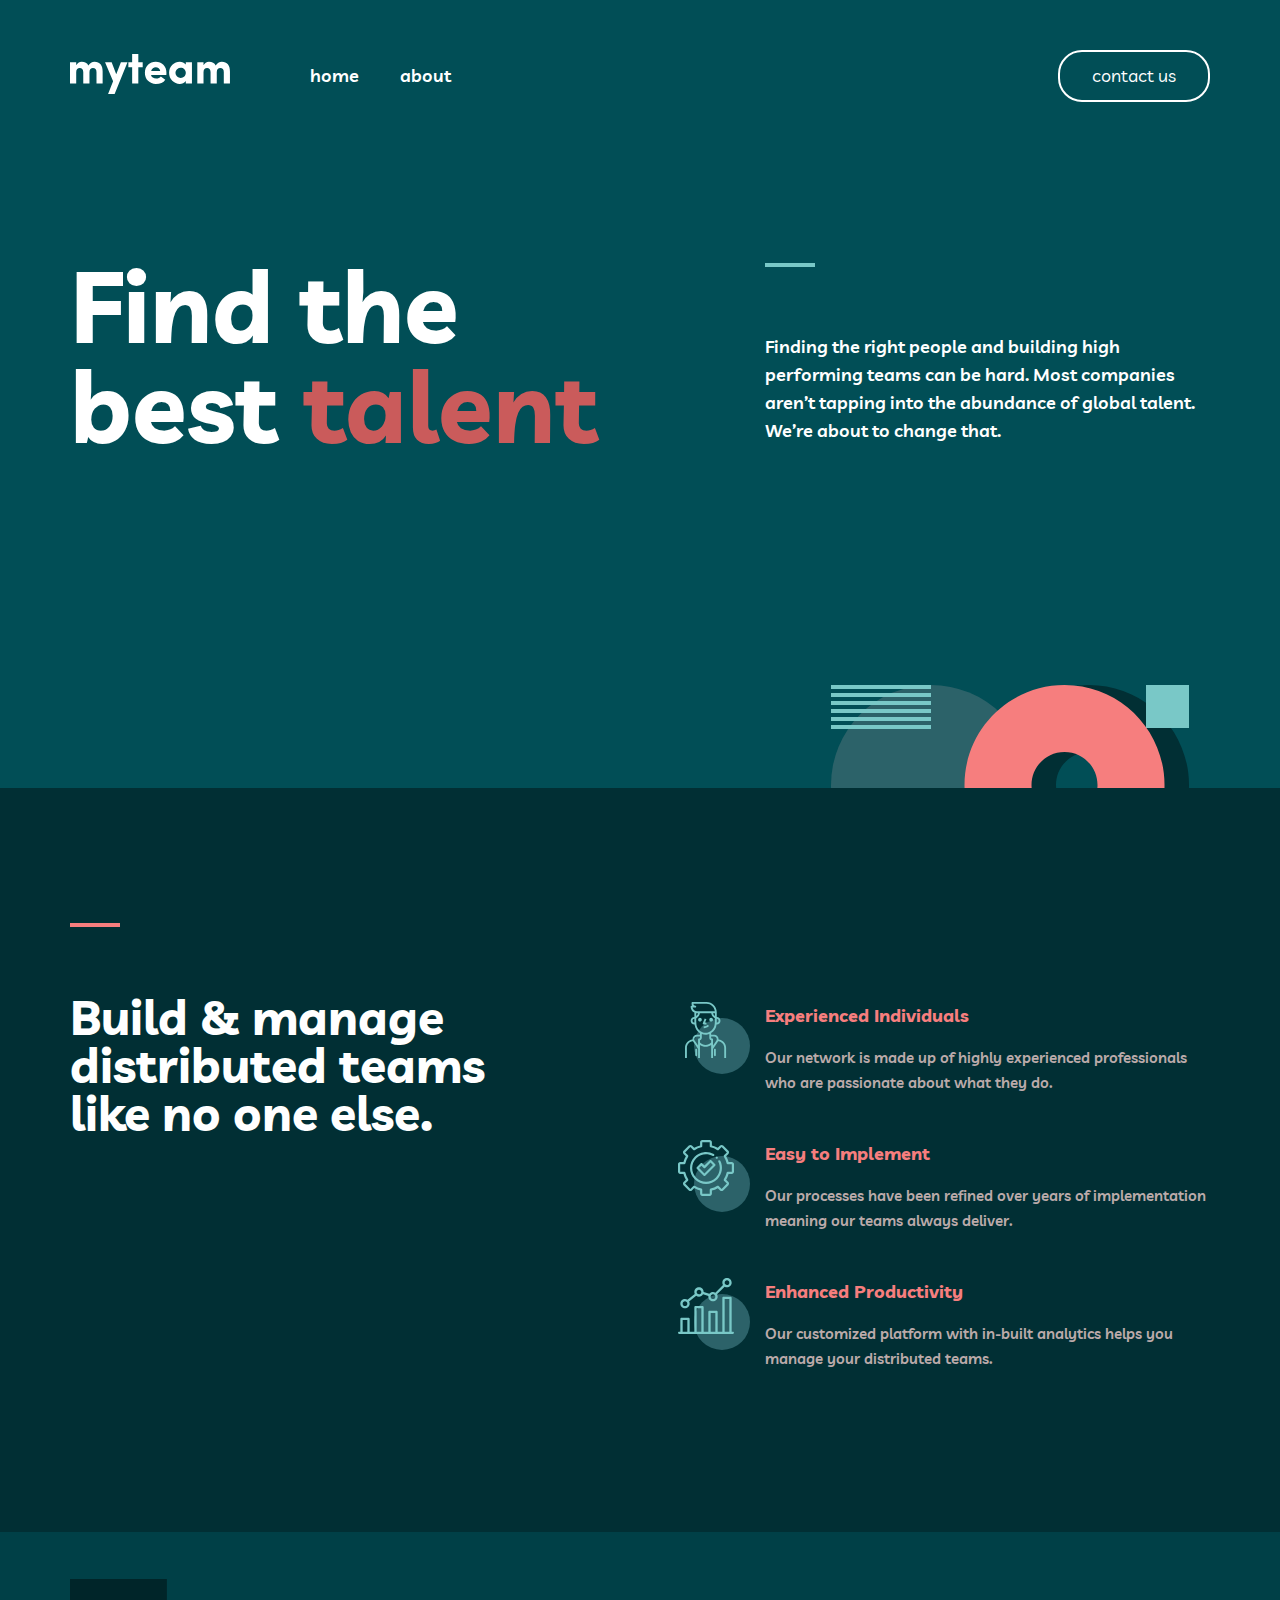
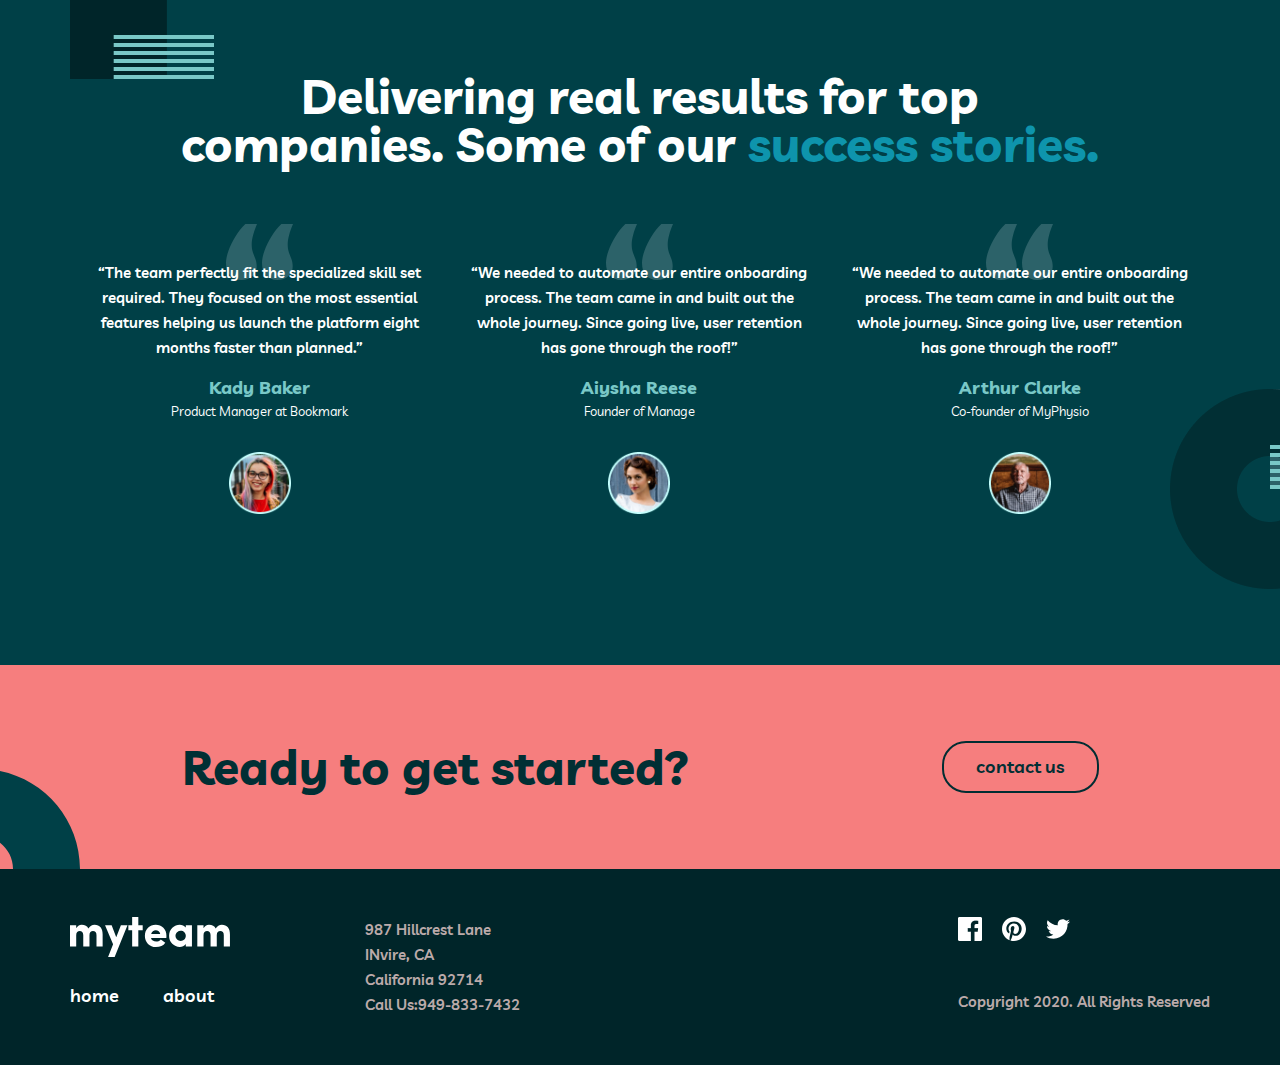
<file: index.html>
<!DOCTYPE html>
<html lang="en">
<head>
  <meta charset="UTF-8">
  <meta http-equiv="X-UA-Compatible" content="IE=edge">
  <meta name="viewport" content="width=device-width, initial-scale=1.0">
  <title>Home</title>
  <link rel="stylesheet" href="./styles/normalize.css">
  <link rel="stylesheet" href="./styles/main.css">
</head>
<body>
  <header>
    <div class="container">
      <div class="header-wrapper">
        <div class="header-wrapper__pdng-div pdng-div">
          <a class="header-wrapper__site-link site-link" href="#">
            <img class="site-link__logo-img logo-img" src="./img/site.logo.img.svg" alt="site-logo-img" width="160" height="40">
          </a>
          <nav>
            <ul class="header-wrapper__header-list header-list">
              <li class="header-list__header-item header-item"><a class="header-item__header-nav header-nav" href="./index.html">home</a></li>
                <li class="header-list__header-item header-item"><a class="header-item__header-nav header-nav" href="./index2.html">about</a></li>
            </ul>
          </nav>
        </div>
        <a class="header-wrapper__header-link header-link" href="./index3.html">contact us</a>
      </div>
    </div>
  </header>
<main>
  <section class="site-hero-sectoin">
    <div class="container-hero">
      <div class="site-hero">
        <h2 class="site-hero__hero-heading hero-heading">Find the best <span class="hero-heading__hero-span hero-span">talent</span></h2>
        <p class="site-hero__hero-text hero-text">Finding the right people and building high performing teams can be hard. Most companies aren’t tapping into the abundance of global talent. We’re about to change that.</p>
      </div>
    </div>
  </section>
                      <!-- BUILDING-SECTION -->
  <section class="section-build">
    <div class="container">
      <div class="busines">
        <h3 class="busines__build-text build-text">Build & manage distributed teams like no one else.</h3>
        <ul class="busines__build-list build-list">
          <li class="build-list__build-item build-item">
            <img class="build-item__build-img build-img" src="./img/bcg1.svg" alt="bcg-1" width="72" height="72">
            <div>
              <span class="build-item__span span">Experienced Individuals</span>
              <p class="build-text5">Our network is made up of highly experienced professionals who are passionate about what they do.</p>
            </div>
          </li>
          <li class="build-list__build-item build-item">
            <img class="build-item__build-img build-img" src="./img/bcg2.svg" alt="bcg-2" width="72" height="72">
            <div>
              <span class="build-item__span span">Easy to Implement</span>
              <p class="build-text5">Our processes have been refined over years of implementation meaning our teams always deliver.</p>
            </div>
          </li>
          <li class="build-list__build-item build-item">
            <img class="build-item__build-img build-img" src="./img/bcg3.svg" alt="bcg-3" width="72" height="72">
            <div>
              <span class="build-item__span span">Enhanced Productivity</span>
              <p class="build-text5">Our customized platform with in-built analytics helps you manage your distributed teams.</p>
            </div>
          </li>
        </ul>
      </div>
    </div>
  </section>

              <!-- DELIVER-SECTION -->
              <section class="deliver-section">
                <div class="container-deliver">
                  <div class="deliver">
                    <h3 class="deliver__stories stories">Delivering real results for top companies. Some of our 
                      <span class="stories__success success">success stories.</span></h3>
                      <ul class="deliver__dell-list dell-list">
                        <li class="dell-list__dell-item dell-item">
                          <p class="dell-item__dell-text dell-text"> “The team perfectly fit the specialized skill set required. They focused on the most essential features helping us launch the platform eight months faster than planned.”</p>
                          <span class="dell-item__dell-spn1 dell-spn1">Kady Baker</span>
                          <span class="dell-item__dell-spn2 dell-spn2">Product Manager at Bookmark</span>
                          <img class="dell-item__dell-img dell-img" src="./img/dellimg1.png" alt="dell-img-1" width="62" height="62">
                        </li>
                        <li class="dell-list__dell-item dell-item">
                          <p class="dell-item__dell-text dell-text">“We needed to automate our entire onboarding process. The team came in and built out the whole journey. Since going live, user retention has gone through the roof!”</p>
                          <span class="dell-item__dell-spn1 dell-spn1">Aiysha Reese</span>
                          <span class="dell-item__dell-spn2 dell-spn2">Founder of Manage</span>
                          <img class="dell-item__dell-img dell-img" src="./img/dellimg2.png" alt="dell-img-2" width="62" height="62">
                        </li>
                        <li class="dell-list__dell-item dell-item">
                          <p class="dell-item__dell-text dell-text">“We needed to automate our entire onboarding process. The team came in and built out the whole journey. Since going live, user retention has gone through the roof!”</p>
                          <span class="dell-item__dell-spn1 dell-spn1">Arthur Clarke</span>
                          <span class="dell-item__dell-spn2 dell-spn2">Co-founder of MyPhysio</span>
                          <img class="dell-item__dell-img dell-img" src="./img/dellimg3.png" alt="dell-img-3" width="62" height="62">
                        </li>
                      </ul>
                    </div>
                </div>
              </section>
                      <!-- READY-SECTION -->
              <section class="ready-section">
                <div class="container">
                  <div class="ready">
                    <h3 class="ready__ready-heading ready-heading">Ready to get started?</h3>
                    <a class="ready__ready-link ready-link" href="./index3.html">contact us</a>
                  </div>
                </div>
              </section>
            </main>

              <!-- FOOTER -->
              <footer>
                <div class="container">
                  <div class="footer-section">
                    <div class="footer-section__one-section one-section">
                      <div class="one-section__team team">
                        <a class="team__ftr-logo-link ftr-logo-link" href="#">
                          <img class="ftr-logo-link__footer-logo footer-logo" src="./img/site.logo.img.svg" alt="footer-logo" width="160" height="40"></a>
                        <a class="team__team-link team-link" href="./index.html">home</a>
                        <a class="team__team-link team-link" href="./index2.html">about</a>
                      </div>
                      <ul class="one-section__team-list team-list">
                        <li class="team-list__team-item team-item">987 Hillcrest Lane</li>
                        <li class="team-list__team-item team-item">INvire, CA</li>
                        <li class="team-list__team-item team-item">California 92714</li>
                        <li class="team-list__team-item team-item">Call Us:949-833-7432</li>
                      </ul>
                    </div>
                    <div class="footer-section__two-section two-section">
                      <a class="two-section__img-link img-link" href="#"><img class="img-link__link-img link-img" src="./img/fesbook.png" alt="facebook" width="24" height="24"></a>
                      <a class="two-section__img-link img-link" href="#"><img class="img-link__link-img link-img" src="./img/pixer.svg" alt="pixar"  width="24" height="24"></a>
                      <a class="two-section__img-link img-link" href="#"><img class="img-link__link-img link-img" src="./img/tvitter.svg" alt="twitter"  width="24" height="24"></a>
                      <span class="two-section__end-span end-span">Copyright 2020. All Rights Reserved</span>

                    </div>
                  </div>
                </div>
              </footer>






</body>
</html>
</file>
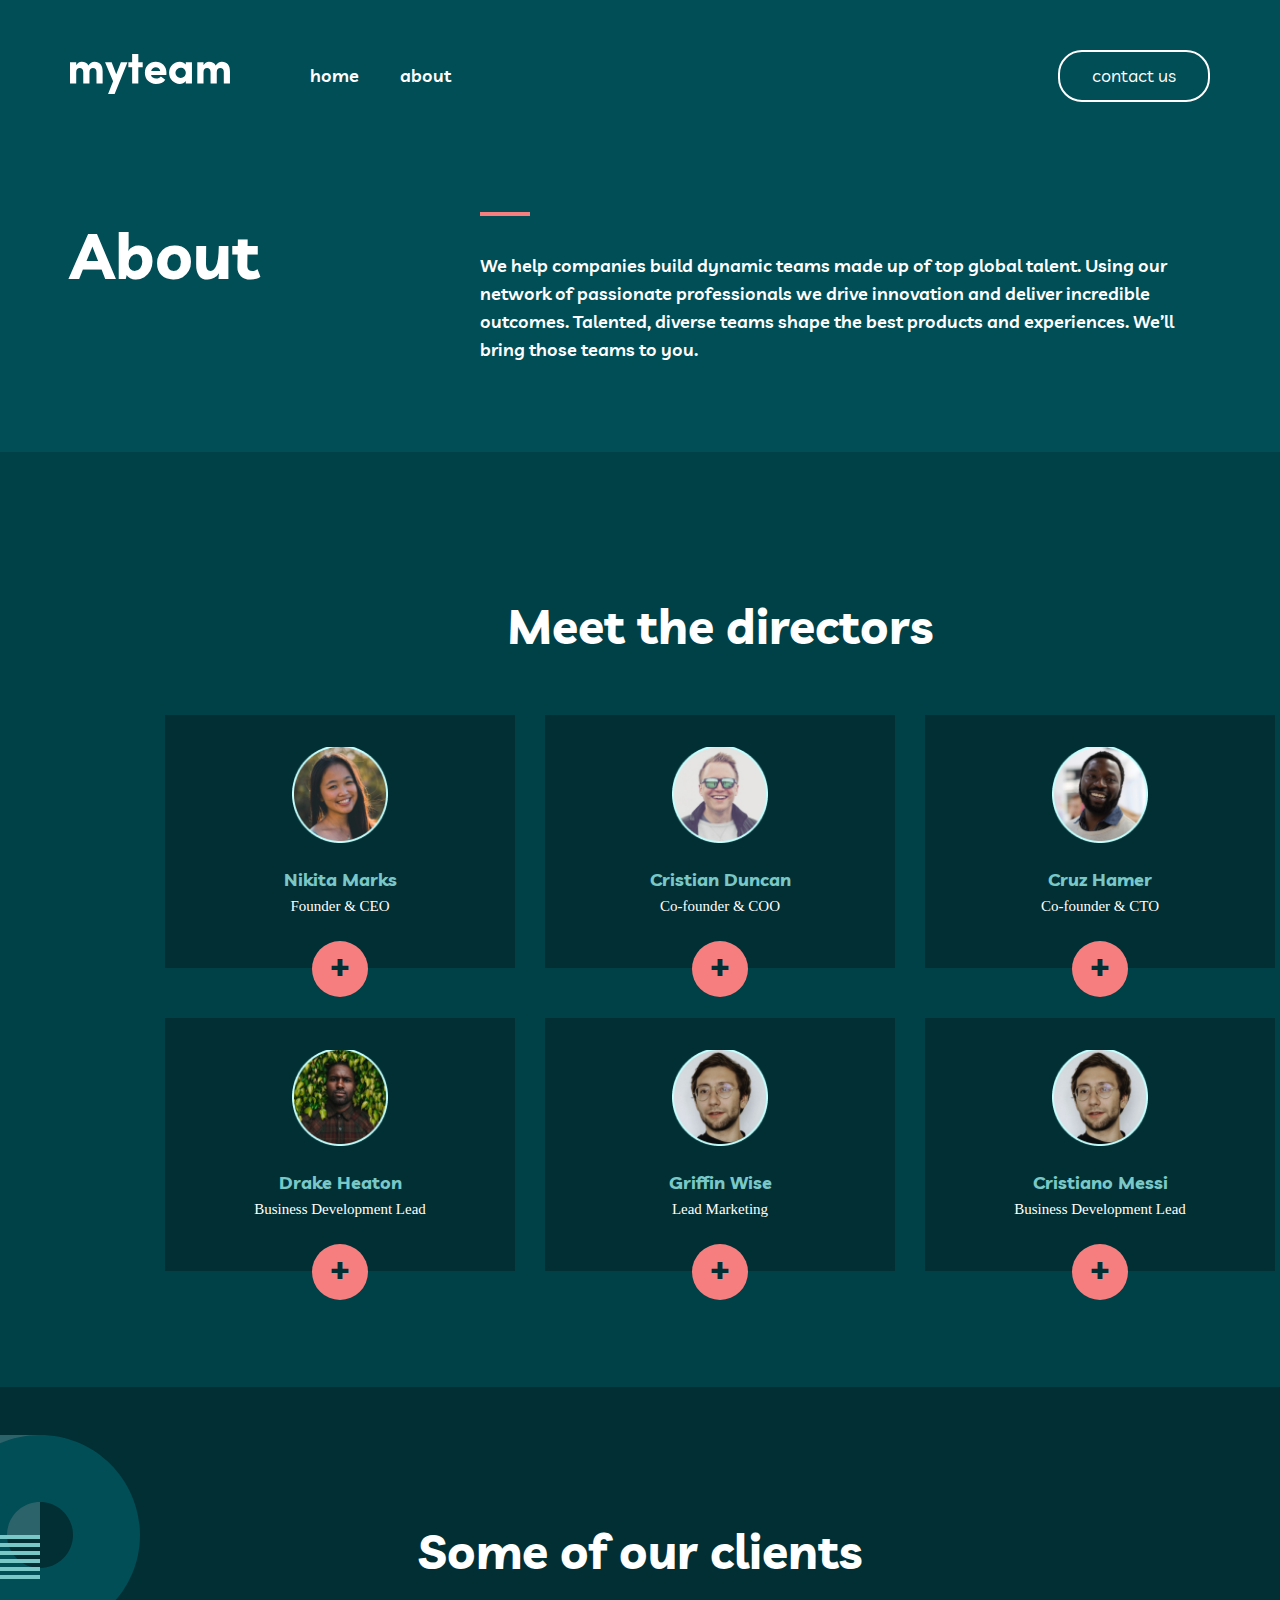
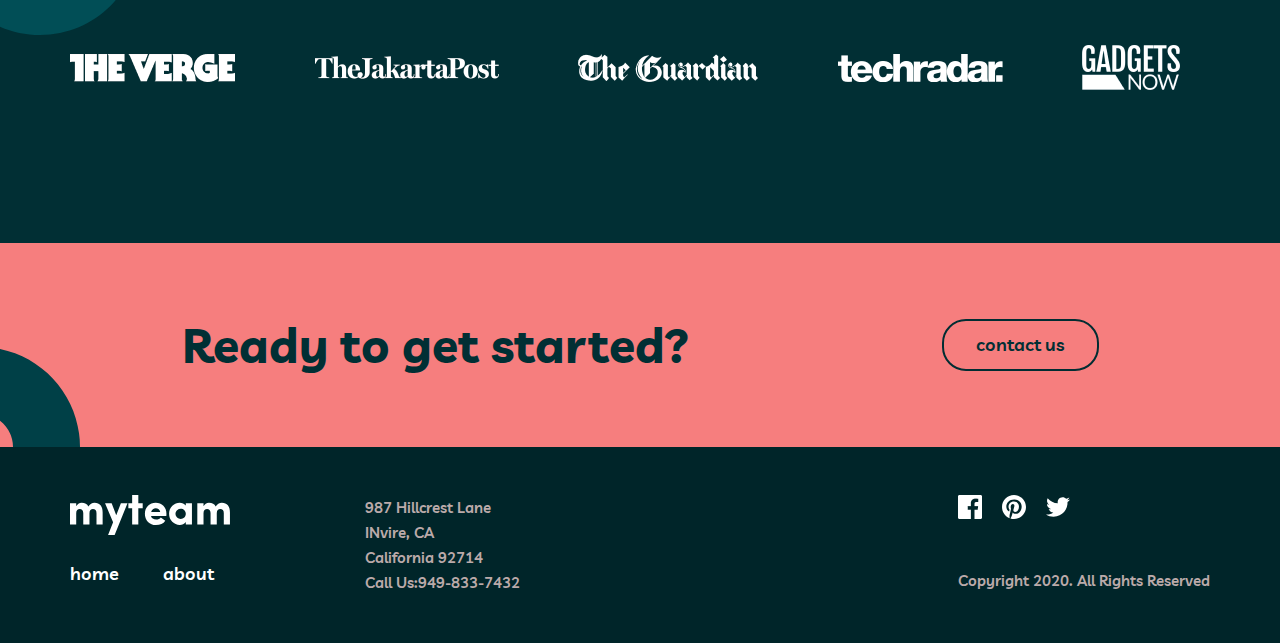
<file: index2.html>
<!DOCTYPE html>
<html lang="en">
<head>
  <meta charset="UTF-8">
  <meta http-equiv="X-UA-Compatible" content="IE=edge">
  <meta name="viewport" content="width=device-width, initial-scale=1.0">
  <title>about</title>
  <link rel="stylesheet" href="./styles/normalize.css">
  <link rel="stylesheet" href="./styles/main.css">
</head>
<body>
  <header>
    <div class="container">
      <div class="header-wrapper">
        <div class="header-wrapper__pdng-div pdng-div">
          <a class="header-wrapper__site-link site-link" href="#">
            <img class="site-link__logo-img logo-img" src="./img/site.logo.img.svg" alt="site-logo-img" width="160" height="40">
          </a>
          <nav>
            <ul class="header-wrapper__header-list header-list">
              <li class="header-list__header-item header-item"><a class="header-item__header-nav header-nav" href="./index.html">home</a></li>
              <li class="header-list__header-item header-item"><a class="header-item__header-nav header-nav" href="./index2.html">about</a></li>
            </ul>
          </nav>
        </div>
        <a class="header-wrapper__header-link header-link" href="./index3.html">contact us</a>
      </div>
    </div>
  </header>
  <main>
    <section class="about-hero-section">
      <div class="container">
        <div class="about-hero">
          <h2 class="about-hero__about-heading about-heading">About</h2>
          <p class="about-hero__about-text about-text">We help companies build dynamic teams made up of top global talent. Using our network of passionate professionals we drive innovation and deliver incredible outcomes. Talented, diverse teams shape the best products and experiences. We’ll bring those teams to you.</p>
        </div>
      </div>
    </section>

    <!-- ABOUT HOVER SECTION -->

    <section class="hover-section">
      <div class="cotainer-about">
        <div class="about-hover-section">
          <h2 class="about-hover-section__big-heading big-heading">Meet the directors</h2>
          <ul class="about-hover-section__about-list about-list">
            <li class="about-list__about-item about-item"><div class="about-item__center center">
              <img class="center__mini-images mini-images" src="./img/photo1.png" alt="picture" width="96" height="96">
                <h3 class="center__heading heading">Nikita Marks</h3>
                <p class="about-hero-text">Founder & CEO</p>
                <div class="center-hover">
                  <h3 class="center-heading">Aden Allan</h3>
                  <p class="text-hover">“Empowered teams create truly amazing products. Set the north star and let them follow it.”</p>
                  <img class="center-img" src="img/twitter.svg" alt="twitter"  width="24" height="20"> 
                  <img class="center-img" src="img/Shape.png" alt="ahpe" width="20" height="20">
                </div>
              </div>
              <div class="list-bol-div"><span class="transform-span">+</span></div>
            </li>
            <li class="about-list__about-item about-item"><div class="about-item__center center">
              <img class="center__mini-images mini-images" src="./img/photo2.png" alt="picture" width="96" height="96">
                <h3 class="center__heading heading">Cristian Duncan</h3>
                <p class="about-hero-text">Co-founder & COO</p>
                <div class="center-hover">
                  <h3 class="center-heading">Aden Allan</h3>
                  <p class="text-hover">“Empowered teams create truly amazing products. Set the north star and let them follow it.”</p>
                  <img class="center-img" src="img/twitter.svg" alt="twitter"  width="24" height="20"> 
                  <img class="center-img" src="img/Shape.png" alt="ahpe" width="20" height="20">
                </div>
              </div>
              <div class="list-bol-div"><span class="transform-span">+</span></div>
            </li>
            <li class="about-list__about-item about-item"><div class="about-item__center center">
              <img class="center__mini-images mini-images" src="./img/photo3.png" alt="picture" width="96" height="96">
                <h3 class="center__heading heading">Cruz Hamer</h3>
                <p class="about-hero-text">Co-founder & CTO</p>
                <div class="center-hover">
                  <h3 class="center-heading">Aden Allan</h3>
                  <p class="text-hover">“Empowered teams create truly amazing products. Set the north star and let them follow it.”</p>
                  <img class="center-img" src="img/twitter.svg" alt="twitter"  width="24" height="20"> 
                  <img class="center-img" src="img/Shape.png" alt="ahpe" width="20" height="20">
                </div>
              </div>
              <div class="list-bol-div"><span class="transform-span">+</span></div>
            </li>
            <li class="about-list__about-item about-item"><div class="about-item__center center">
              <img class="center__mini-images mini-images" src="./img/photo4.png" alt="picture" width="96" height="96">
                <h3 class="center__heading heading">Drake Heaton</h3>
                <p class="about-hero-text">Business Development Lead</p>
                <div class="center-hover">
                  <h3 class="center-heading">Aden Allan</h3>
                  <p class="text-hover">“Empowered teams create truly amazing products. Set the north star and let them follow it.”</p>
                  <img class="center-img" src="img/twitter.svg" alt="twitter"  width="24" height="20"> 
                  <img class="center-img" src="img/Shape.png" alt="ahpe" width="20" height="20">
                </div>
              </div>
              <div class="list-bol-div"><span class="transform-span">+</span></div>
            </li>
            <li class="about-list__about-item about-item"><div class="about-item__center center">
              <img class="center__mini-images mini-images" src="./img/photo5.png" alt="picture" width="96" height="96">
                <h3 class="center__heading heading">Griffin Wise</h3>
                <p class="about-hero-text">Lead Marketing</p>
                <div class="center-hover">
                  <h3 class="center-heading">Aden Allan</h3>
                  <p class="text-hover">“Empowered teams create truly amazing products. Set the north star and let them follow it.”</p>
                  <img class="center-img" src="img/twitter.svg" alt="twitter"  width="24" height="20"> 
                  <img class="center-img" src="img/Shape.png" alt="ahpe" width="20" height="20">
                </div>
              </div>
              <div class="list-bol-div"><span class="transform-span">+</span></div>
            </li>
            <li class="about-list__about-item about-item">
              <div class="about-item__center center">
              <img class="center__mini-images mini-images" src="./img/photo6.png" alt="picture" width="96" height="96">
                <h3 class="center__heading heading">Cristiano Messi</h3>
                <p class="about-hero-text">Business Development Lead</p>
                <div class="center-hover">
                  <h3 class="center-heading">Aden Allan</h3>
                  <p class="text-hover">“Empowered teams create truly amazing products. Set the north star and let them follow it.”</p>
                  <img class="center-img" src="img/twitter.svg" alt="twitter"  width="24" height="20"> 
                  <img class="center-img" src="img/Shape.png" alt="ahpe" width="20" height="20">
                </div>
              </div>
              <div class="list-bol-div"><span class="transform-span">+</span></div>
            </li>
            
          </ul>
        </div>
      </div>
    </section> 

<!-- CLIENTS-SECTION -->

    <section class="clients-section">
      <div class="container">
        <div class="clients">
          <h2 class="clients__clients-heading clients-heading">Some of our clients</h2>
          <ul class="clients__clients-list clients-list">
            <li class="clients-list__picture-item picture-item"> <img class="picture-item__clients-img1 clients-img1" src="./img/edit1.png" alt="the verge" width="165" height="28"></li>
            <li class="clients-list__picture-item picture-item"> <img class="picture-item__clients-img2 clients-img2" src="./img/edit2.png" alt="jakarta" width="184" height="23"></li>
            <li class="clients-list__picture-item picture-item"> <img class="picture-item__clients-img3 clients-img3" src="./img/edit3.png" alt="guardian" width="180" height="28"></li>
            <li class="clients-list__picture-item picture-item"> <img class="picture-item__clients-img4 clients-img4" src="./img/edit4.png" alt="techradar"  width="165" height="28"></li>
            <li class="clients-list__picture-item picture-item"> <img class="picture-item__clients-img5 clients-img5" src="./img/edit5.png" alt="gadgets" width="98" height="45"></li>
          </ul>
        </div>
      </div>
    </section>

     <!-- READY-SECTION -->
     <section class="ready-section">
      <div class="container">
        <div class="ready">
          <h3 class="ready__ready-heading ready-heading">Ready to get started?</h3>
          <a class="ready__ready-link ready-link" href="./index3.html">contact us</a>
        </div>
      </div>
    </section>
  </main>
     <!-- FOOTER -->
     <footer>
      <div class="container">
        <div class="footer-section">
          <div class="footer-section__one-section one-section">
            <div class="one-section__team team">
              <a class="team__ftr-logo-link ftr-logo-link" href="#">
                <img class="ftr-logo-link__footer-logo footer-logo" src="./img/site.logo.img.svg" alt="footer-logo" width="160" height="40"></a>
              <a class="team__team-link team-link" href="./index.html">home</a>
              <a class="team__team-link team-link" href="./index2.html">about</a>
            </div>
            <ul class="one-section__team-list team-list">
              <li class="team-list__team-item team-item">987 Hillcrest Lane</li>
              <li class="team-list__team-item team-item">INvire, CA</li>
              <li class="team-list__team-item team-item">California 92714</li>
              <li class="team-list__team-item team-item">Call Us:949-833-7432</li>
            </ul>
          </div>
          <div class="footer-section__two-section two-section">
            <a class="two-section__img-link img-link" href="#"><img class="img-link__link-img link-img" src="./img/fesbook.png" alt="facebook" width="24" height="24"></a>
            <a class="two-section__img-link img-link" href="#"><img class="img-link__link-img link-img" src="./img/pixer.svg" alt="pixar"  width="24" height="24"></a>
            <a class="two-section__img-link img-link" href="#"><img class="img-link__link-img link-img" src="./img/tvitter.svg" alt="twitter"  width="24" height="24"></a>
            <span class="two-section__end-span end-span">Copyright 2020. All Rights Reserved</span>

          </div>
        </div>
      </div>
    </footer>
</body>
</html>
</file>
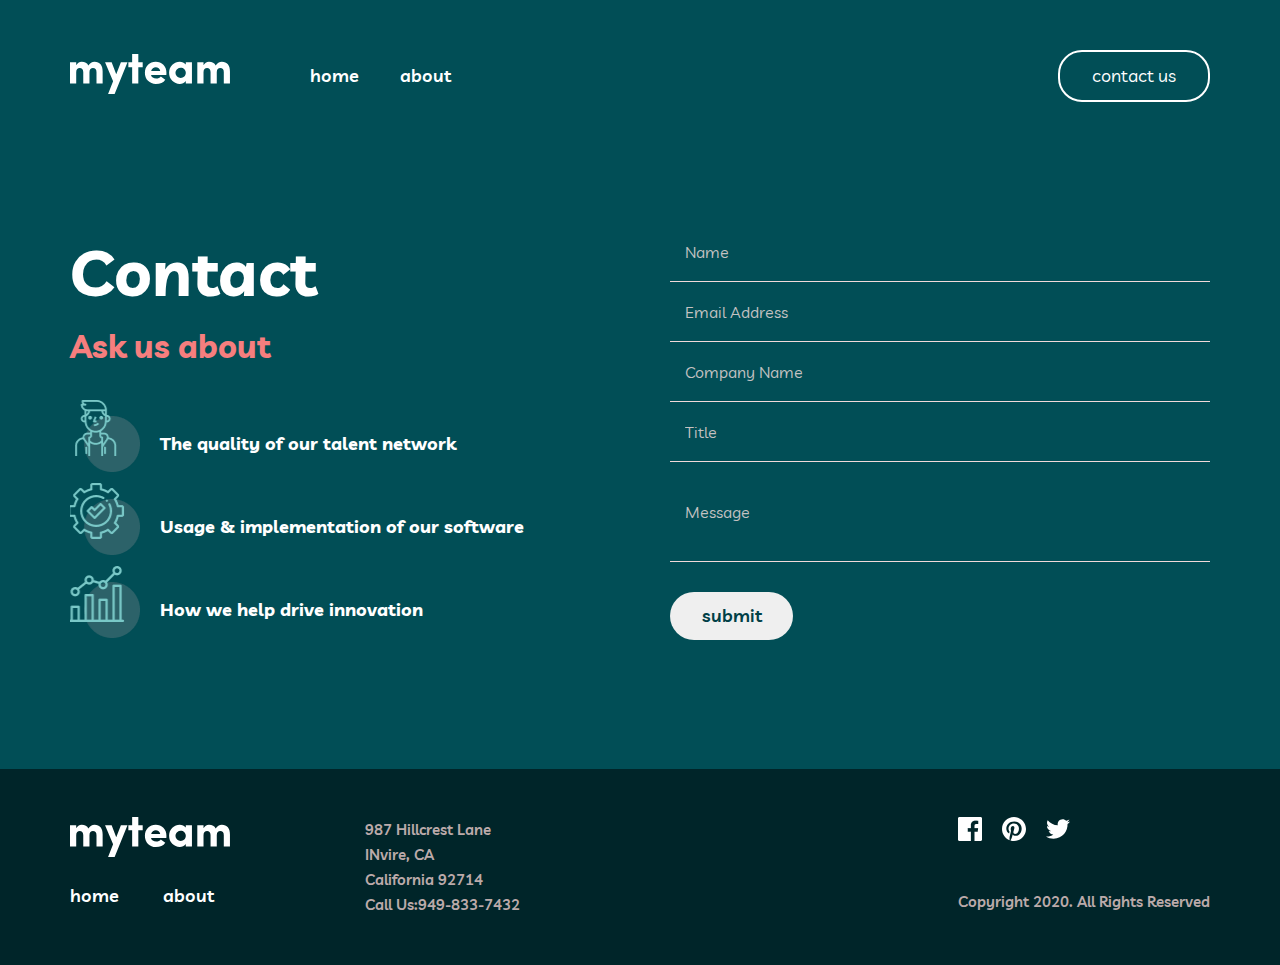
<file: index3.html>
<!DOCTYPE html>
<html lang="en">
<head>
  <meta charset="UTF-8">
  <meta http-equiv="X-UA-Compatible" content="IE=edge">
  <meta name="viewport" content="width=device-width, initial-scale=1.0">
  <title>Contact us</title>
  <link rel="stylesheet" href="./styles/normalize.css">
  <link rel="stylesheet" href="./styles/main.css">
</head>
<body>
  <header>
    <div class="container">
      <div class="header-wrapper">
        <div class="header-wrapper__pdng-div pdng-div">
          <a class="header-wrapper__site-link site-link" href="#">
            <img class="site-link__logo-img logo-img" src="./img/site.logo.img.svg" alt="site-logo-img" width="160" height="40">
          </a>
          <nav>
            <ul class="header-wrapper__header-list header-list">
              <li class="header-list__header-item header-item"><a class="header-item__header-nav header-nav" href="./index.html">home</a></li>
              <li class="header-list__header-item header-item"><a class="header-item__header-nav header-nav" href="./index2.html">about</a></li>
            </ul>
          </nav>
        </div>
        <a class="header-wrapper__header-link header-link" href="./index3.html">contact us</a>
      </div>
    </div>
  </header>
  <main>
    <section class="form-section">
      <div class="form-section__container container">
        <div class="container__form-box form-box">
          <div class="form-box__contact contact">
            <h2 class="contact__href href">Contact</h2>
            <span class="contact__ask ask">Ask us about</span>
            <ul class="contact__contact-list contact-list">
              <li class="contact__contact-item1 contact-item1">The quality of our talent network</li>
              <li class="contact__contact-item2 contact-item2">Usage & implementation of our software</li>
              <li class="contact__contact-item3 contact-item3">How we help drive innovation</li>
            </ul>
          </div>
          <div class="form-box__form-sec form-sec">
            <form class="form-sec__frm-cls frm-cls" action="https://echo.htmlacademy.ru/">
              <input class="frm-cls__frm-init frm-init" type="text" placeholder="Name" required>
              <input class="frm-cls__frm-init frm-init" type="text" placeholder="Email Address" required>
              <input class="frm-cls__frm-init frm-init" type="text" placeholder="Company Name" required>
              <input class="frm-cls__frm-init frm-init" type="text" placeholder="Title" required>
              <input class="frm-cls__frm-init frm-init2" type="text" placeholder="Message" required>
              <button class="form-sec__form-btn form-btn" type="submit">submit</button>
            </form>
          </div>
        </div>
      </div>
    </section>
  </main>
  <footer>
    <div class="container">
      <div class="footer-section">
        <div class="footer-section__one-section one-section">
          <div class="one-section__team team">
            <a class="team__ftr-logo-link ftr-logo-link" href="#">
              <img class="ftr-logo-link__footer-logo footer-logo" src="./img/site.logo.img.svg" alt="footer-logo" width="160" height="40"></a>
            <a class="team__team-link team-link" href="./index.html">home</a>
            <a class="team__team-link team-link" href="./index2.html">about</a>
          </div>
          <ul class="one-section__team-list team-list">
            <li class="team-list__team-item team-item">987 Hillcrest Lane</li>
            <li class="team-list__team-item team-item">INvire, CA</li>
            <li class="team-list__team-item team-item">California 92714</li>
            <li class="team-list__team-item team-item">Call Us:949-833-7432</li>
          </ul>
        </div>
        <div class="footer-section__two-section two-section">
          <a class="two-section__img-link img-link" href="#"><img class="img-link__link-img link-img" src="./img/fesbook.png" alt="facebook" width="24" height="24"></a>
          <a class="two-section__img-link img-link" href="#"><img class="img-link__link-img link-img" src="./img/pixer.svg" alt="pixar"  width="24" height="24"></a>
          <a class="two-section__img-link img-link" href="#"><img class="img-link__link-img link-img" src="./img/tvitter.svg" alt="twitter"  width="24" height="24"></a>
          <span class="two-section__end-span end-span">Copyright 2020. All Rights Reserved</span>

        </div>
      </div>
    </div>
  </footer>
</body>
</html>
</file>
<file: styles/main.css>
/* SAIT FONTS */
@font-face {
  font-family: "Livvic";
  font-style: normal;
  font-weight: 400;
  display: swap;
  src: url("../fonts/livvic-v11-latin-regular.woff2") format("woff2"),
       url("../fonts/livvic-v11-latin-regular.woff") format("woff"); 
}

@font-face {
  font-family:"Livvic";
  font-style: normal;
  font-weight: 600;
  display: swap;
  src: url("../fonts/livvic-v11-latin-600.woff2") format("woff2"),
       url("../fonts/livvic-v11-latin-600.woff") format("woff"); 
}

@font-face {
  font-family: "Livvic";
  font-style: normal;
  font-weight: 700;
  display: swap;
  src: url("../fonts/livvic-v11-latin-700.woff2") format("woff2"),
       url("../fonts/livvic-v11-latin-700.woff") format("woff"); 
}
/* SAIT FONTS */

* {
  box-sizing: border-box;
}
body {
  font-family:"Livvic";
}

header {
  padding-top: 50px;
  background-color: rgb(1, 78, 86);
}
.header-wrapper {
  display: flex;
  justify-content: space-between;
  align-items: center;
}
.pdng-div  {
  width: 381px;
  display: flex;
  justify-content: space-between;
  align-items: center;
}
.container {
  width: 1140px;
  padding: 0, 20px;
  margin-left: auto;
  margin-right: auto;
  
}
.container-hero {
  width: 1140px;
  padding: 0, 20px;
  margin-left: auto;
  margin-right: auto;
  background-image: url('../img/disk2.svg');
  background-size: 358px 200px;
  background-repeat: no-repeat;
  background-position-y: calc(50% + 340px);
  background-position-x: calc(50% + 370px);
}

.logo-img {
width: 159.95px;
height: 40px;
}

.header-list {
  margin: 0;
  padding: 0;
  width: 141px;
  display: flex;
  justify-content: space-between;
  list-style-type: none;
}


.header-item {
  cursor: pointer;
transition: 0.3s ease;
font-style: normal;
font-weight: 600;
font-size: 18px;
line-height: 28px;
color: #FFFFFF;
}

.header-item:hover {
  color: #F67E7E;
}

.header-link {
  transition: 0.3s ease;
  margin: 0;
  padding: 0;
  padding-top: 10px;
  padding-bottom: 10px;
  padding-right: 32px;
  padding-left: 32px;
  text-decoration: none;
  border: 2px solid #FFFFFF;
  border-radius: 24px;
  font-size: 18px;
  line-height: 28px;
  color: rgb(255, 255, 255);
}
.header-link:hover {
  font-size: 18px;
  line-height: 28px;
  background-color: rgb(255, 255, 255);
  color:  rgb(1, 45, 50);


}
  .header-nav {
    cursor: pointer;
text-decoration: none;
transition: 0.3s ease;
font-style: normal;
font-weight: 600;
font-size: 18px;
line-height: 28px;
color: #FFFFFF;
}
.header-nav:hover {
  color: #F67E7E;
}

/* SITE-HERO */

.site-hero-sectoin {
  background-color: rgb(1, 78, 86);
  background-image: url('../img/disk1.png');
  background-repeat: no-repeat;
  background-position-x: calc(50% - 760px);
  background-position-y: calc(50% - 100px);
  background-size: 200px 200px;
}

.site-hero {
  padding-top: 70px;
  padding-bottom: 250px;
  display: flex;
  justify-content: space-between;
  align-items: center;
}

.hero-heading {
width: 635px;
height: 200px;
padding-right: 20px;
font-style: normal;
font-weight: bold;
font-size: 100px;
line-height: 100px;
color: #FFFFFF;
}
.hero-span {
  color: rgb(202, 91, 91);
}
.hero-text {
  margin-bottom: -50px;
  width: 445px;
  height: 112px;
  font-weight: 600;
  font-size: 18px;
  line-height: 28px;
  position: relative;
  color: #FFFFFF;
}
.site-hero__hero-text::before {
  content: '';
  width: 50px;
  height: 4px;
  position: absolute;
  top: -70px;
  background-color: #79C8C7;
}

/* BUILD SECTION*/

.section-build {
  background-color: #012F34;
  padding-bottom: 130px;
  background-image: url('../img/disk33.png');
  background-repeat: no-repeat;
  background-size: 100px 244px ;
  background-position-x: calc(50% + 720px);
  background-position-y: calc(50% + 250px);
}
.build-list {
  padding-top: 198px;
  list-style-type: none;
  
}

.build-text {
  position: relative;
  top: -30px;
margin: 0;
width: 445px;
height: 144px;
font-style: normal;
font-weight: bold;
font-size: 48px;
line-height: 48px;
color: #FFFFFF;
}

.build-text::before {
  content: '';
  width: 50px;
  height: 4px;
  position: absolute;
  top: -70px;
  background-color: #F67E7E;
}

.busines {
  align-items: center;
  display: flex;
  justify-content: space-between;
}

.span {
font-style: normal;
font-weight: bold;
font-size: 18px;
line-height: 28px;
color: #F67E7E;
}
.build-text5{
  width: 445px;
font-style: normal;
font-weight: 600;
font-size: 15px;
line-height: 25px;
color: #bbaaaa;
}

.build-item {
  display: flex;
}
.build-item ~ .build-item {
  margin-top: 30px;
}

.build-img {
  width: 72px;
  height: 72px;
  margin-right: 15px;
}


/* .DELIVER-SECTION */


.deliver-section {
  /* padding-top: 140px; */
  background-color: #004047;
  background-image: url('../img/disk5.png');
  background-repeat: no-repeat;
  background-size: 200px 200px;
  background-position-x: calc(50% + 630px);
  background-position-y: calc(50% + 190px);
}
.container-deliver {
  width: 1140px;
  padding-bottom: 151px;
  padding-top: 140px;
  margin-left: auto;
  margin-right: auto;
  padding: auto;
  background-image: url('../img/disk4.png');
  background-repeat: no-repeat;
  background-size: 147px 100px ;
  background-position-x: calc(50% - 500px);
  background-position-y: calc(50% - 270px);
}

.stories {
padding-bottom: 52px;
margin: 0;
width: 932px;
font-size: 48px;
line-height: 48px;
text-align: center;
color: #FFFFFF;
margin-left: auto;
margin-right: auto;
}
.success {
  color: rgb(14, 148, 172);
}

.dell-list {
  margin: 0;
  padding: 0;
  list-style-type: none;
  display: flex;
}

.dell-item {
padding-left: 15px;
padding-right: 15px;
}
.dell-text {
margin: 0;
padding-top: 40px;
height: 100px;
font-style: normal;
font-weight: 600;
font-size: 15px;
line-height: 25px;
text-align: center;
color: #FFFFFF;
background-image: url('../img/tochk.svg');
background-repeat: no-repeat;
background-size: 67px 56px;
background-position-x:calc(50%) ;
background-position-y:calc(50% - 18px) ;
}
.dell-spn1 {
  margin-top: 54px;
display: block;
height: 28px;
font-style: normal;
font-weight: bold;
font-size: 18px;
line-height: 28px;
text-align: center;
color: #79C8C7;
}
.dell-spn2 {
display: block;
height: 18px;
font-size: 13px;
line-height: 18px;
text-align: center;
color: #FFFFFF;
}
.dell-img{
margin-top: 32px;
display: block;
width: 62px;
height: 62px;
margin-left: auto;
margin-right: auto;
}

    /* READY-SECTION */

    .ready-section {
      padding-top: 76px;
      padding-bottom: 76px;
      background-color: rgb(246, 126, 126);
      background-image: url('../img/readydisk.svg');
      background-repeat: no-repeat;
      background-size: 200px 244px;
      background-position-x: calc(50% - 660px);
      background-position-y: calc(50% + 80px);
    }

    .ready {
      margin-left: auto;
      margin-right: auto;
      width: 917px;
      align-items: center;
      display: flex;
      justify-content: space-between;
    }

    .ready-heading {
      margin: 0;
      font-style: normal;
      font-weight: bold;
      font-size: 48px;
      line-height: 48px;
      color: #012F34;
    }

    .ready-link {
  transition: 0.3s ease;    
  margin: 0;
  padding: 0;
  padding-top: 10px;
  padding-bottom: 10px;
  padding-right: 32px;
  padding-left: 32px;
  text-decoration: none;
  border-radius: 24px;
  font-size: 18px;
  line-height: 28px;
  color: rgb(1, 47, 52);
  border: 2px solid rgb(1, 45, 50);
  font-style: normal;
  font-weight: 600;
}
.ready-link:hover {
  background-color: #012F34;
  color: #FFFFFF;
}

        /* FOOTER */
        footer {
          padding-top: 48px;
          padding-bottom: 48px;
          background-color: rgb(0, 37, 41);
        }


        .footer-section {
          display: flex;
          justify-content: space-between;
        }


        .one-section {
          width: 450px;
          display: flex;
          justify-content: space-between;
        }
        .end-span {
          display: block;
          font-style: normal;
          font-weight: 600;
          padding-top: 45px;
          font-size: 15px;
          line-height: 25px;
          text-align: right;
          color: #bbaaaa;
        }

        .team-list{
          margin: 0;
          list-style-type: none;
          font-style: normal;
          font-weight: 600;
          font-size: 15px;
          line-height: 25px;
          color: #bbaaaa;
        }

        .footer-logo {
          width: 160px;
          height: 40px;
          display: block;
        }
      

        .team-link {
          transition: 0.3s ease;
          position: relative;
          top: 25px;
          text-decoration: none;
          font-style: normal;
          font-weight: 600;
          font-size: 18px;
          line-height: 28px;
          color: #FFFFFF;
        }
        .team-link:hover {
          color: #F67E7E;
        }
        .team-link ~ .team-link {
          margin-left: 40px;
        }

        .link-img {
          width: 24px;
          height: 24px;
        }
        .img-link ~ .img-link {
          margin-left: 16px;
        }





          /* ABOUT PAGE */

          .about-hero-section {
            padding-top: 50px;
            background-color: #014E56;
            background-image: url('../img/p2disk1.png');
            background-repeat: no-repeat;
            background-size:200px 200px ;
            background-position-x: calc(50% + 760px);
            background-position-y: calc(50% + 75px);
          }

          .about-hero {
            display: flex;
            justify-content: space-between;
          }
          .about-heading {        
            width: 350px;
            height: 100px;
            font-style: normal;
            font-weight: bold;
            font-size: 64px;
            line-height: 100px;
            color: #FFFFFF;
          }

          .about-text {
            margin-top: 100px;
            padding-bottom: 70px;
            position: relative;
            width: 730px;
            font-style: normal;
            font-weight: 600;
            font-size: 18px;
            line-height: 28px;
            color: #FFFFFF;
          }
          .about-hero__about-text::before {
            content: '';
            width: 50px;
            height: 4px;
            position: absolute;
            top: -40px;
            background-color: #F67E7E;
          }


          /* ABOUT HOVER SECTION */


          .hover-section {
            /* padding-bottom: 100px; */
            background-color: #004047;
            background-image: url('../img/p2disk2.png');
            background-repeat: no-repeat;
            background-size: 200px 200px;
            background-position-x: calc(50% - 765px);
            background-position-y: calc(50% - 368px);
          }
          .cotainer-about{
            width: 1440px;
            padding: 0, 20px;
            padding-bottom: 100px;
            margin-left: auto;
            margin-right: auto;
            background-image: url('../img/p2disk3.png');
            background-repeat: no-repeat;
            background-size:147px 100px;
            background-position-x: calc(50% + 650px);
            background-position-y: calc(50% + 420px);
            
          }
          
          .about-list {
            width: 1110px;
            display: flex;
            padding: 0;
            flex-wrap: wrap;
            list-style-type: none;
            justify-content: space-between;
            align-items: center;
            margin-left: auto;
            margin-right: auto;
          }
          
          .about-item {
            width: 350px;
            height: 253px;
            margin-top: 50px;
          }
          
          .about-item:hover .center-hover {
            transform: translateY(-210px);
          }
          
          .about-item:hover .list-bol-div {
            transform: rotate(45deg);
            transition: all 0.4s ease;
            background-color: #79C8C7;
          }
          
          .center-heading {
            font-weight: bold;
            font-size: 18px;
            line-height: 28px;
            text-align: center;
            color: #79C8C7;
            margin: 0;
            padding: 0;
            padding-top: 60px;
          }
          
          .center {
            text-align: center;
            height: 253px;
            overflow: hidden;
            background-color: #012F34;
            transition: all 0.3s ease; }
          
          .center-hover {
            transform: translateY(188px);
            width: 350px;
            height: 255px;
            margin: 0;
            padding: 0;
            background-color: #002529;
            transition: all 0.8s ease;
          }
          
          .center-hover:hover{
          margin: 0;
          padding: 0;
          transform: translateY(-180px);
          background-color: #002529;
          }
          
          .big-heading {
            margin: 0;
            text-align: center;
            padding-top: 150px;
            margin-bottom: -1px;
            color: #FFFFFF;
            font-style: normal;
            font-weight: bold;
            font-size: 48px;
            line-height: 48px;
          
          }
          
          .heading {
          margin: 0;
          height: 28px;
          font-style: normal;
          font-weight: bold;
          font-size: 18px;
          line-height: 28px;
          text-align: center;
          color: #79C8C7;
          }
          
          .mini-images {
          width: 96px;
          height: 96px;
          transform: translateY(32px);
          margin-bottom: 52px;
          }
          
          .about-hero-text {
            margin: 0;
            font-family: livvic italic;
            font-size: 15px;
            line-height: 25px;
            text-align: center;
            color: #FFFFFF;
          }
          
          
          .list-bol-div {
            position: relative;
            transition: all 0.4s ease;
            width: 56px;
            height: 56px;
            margin-left: auto;
            margin-right: auto;
            background: #F67E7E;
            border-radius: 30px;
            top: -27px;
          }
          
          .transform-span {
            position: relative;
            display: flex;
            align-items: center;
            justify-content: center;
            top: 4px;
            font-size: 33px;
            font-weight: bold;
            color: #012F34;
          }
          
          .list-bol-div:hover {
            transform: rotate(45deg);
            
            background-color: #79C8C7;
          }
          
          
          .text-hover{
            width: 254px;
            font-weight: 600;
            font-size: 15px;
            line-height: 25px;
            color: #FFFFFF;
            margin-left: auto;
            margin-right: auto;
          }
          
          .center-img {
            margin-left: 10px;
          }



          /* CLIENTS-SECTION */
          .clients-section {
            padding-bottom: 150px;
            background-color: #012F34;
            background-image: url('../img/p2end.svg');
            background-size: 200px 200px;
            background-repeat: no-repeat;
            background-position-x: calc(50% - 600px);
            background-position-y: calc(50% - 80px);
          }

          .clients-heading {
            margin: 0;
            padding: 0;
            padding-top: 140px;
            padding-bottom: 70px;
            font-style: normal;
            font-weight: bold;
            font-size: 48px;
            line-height: 48px;
            text-align: center;
            color: #FFFFFF;
          }

          .clients-list {
            width: 1110px;
            margin: 0;
            padding: 0;
            align-items: center;
            display: flex;
            justify-content: space-between;
            list-style-type: none;
          }


/* FORM-SECTION */
.form-section {
  background-color: rgb(1, 78, 86);
  background-image: url('../img/formdisk1.png'), url('../img/formdisk2.png');
  background-size: 200px 200px, 225px 225px;
  background-repeat: no-repeat;
  background-position: left calc(50% - 760px)  top calc(50% - 100px), right calc(50% - 770px) bottom;
}
.form-box {
  display: flex;
  justify-content: space-between;
  padding-top: 120px;
  padding-bottom: 120px;
}
            

.href {
  margin: 0;
  padding: 0;
  width: 350px;
  height: 100px;
  font-style: normal;
  font-weight: bold;
  font-size: 64px;
  line-height: 100px;
  color: #FFFFFF;
}
.ask {
width: 540px;
height: 48px;
font-style: normal;
font-weight: bold;
font-size: 32px;
line-height: 48px;
color: #F67E7E;
}

.contact-list {
  margin: 0;
  padding: 0;
  margin-top: 30px;
  list-style-type: none;
}

.contact-item1 {
padding-top: 30px;
padding-left: 90px;
padding-bottom: 25px;
font-style: 300;
font-weight: bold;
font-size: 18px;
line-height: 28px;
color: #FFFFFF;

background-image: url('../img/form1.png');
background-repeat: no-repeat;
background-size:72px 72px ;
background-position-x: calc(10% - 40px);
}
.contact-item2 {
  padding-top: 30px;
  padding-bottom: 25px;
  padding-left: 90px;
  font-style: 300;
  font-weight: bold;
  font-size: 18px;
  line-height: 28px;
  color: #FFFFFF;

  background-image: url('../img/form2.png');
background-repeat: no-repeat;
background-size:72px 72px ;
background-position-x: calc(10% - 40px);
  }
  .contact-item3 {
    padding-top: 30px;
    padding-bottom: 25px;
    padding-left: 90px;
    font-style: 300;
    font-weight: bold;
    font-size: 18px;
    line-height: 28px;
    color: #FFFFFF;

    background-image: url('../img/form3.png');
    background-repeat: no-repeat;
    background-size:72px 72px ;
    background-position-x: calc(10% - 40px);
    }


    .frm-init {
      padding-left: 15px;
      display: block;
      border: none;
      border-bottom: 1px solid rgb(240, 217, 217);
      background-color: rgb(1, 78, 86);
      width: 540px;
      height: 60px;
      outline: none;
      cursor: pointer;
    }
    
    .frm-init2 {
      outline: none;
      padding-left: 15px;
      display: block;
      border: none;
      border-bottom: 1px solid rgb(240, 217, 217);
      background-color: rgb(1, 78, 86);
      width: 540px;
      height: 100px;
      cursor: pointer;
    }
    .frm-init2:hover {
      border-bottom: 1px solid rgb(131, 47, 47);
    }
    .frm-init:hover {
      border-bottom: 1px solid rgb(131, 47, 47);
    }


    .form-btn {
margin-top: 30px;
height: 28px;
font-style: normal;
font-weight: 600;
font-size: 18px;
line-height: 28px;
width: 123px;
height: 48px;
color: #004047;
border-radius: 45px;
border: none;
cursor: pointer;
}
.frm-init::placeholder {
color: rgb(196, 194, 194);
}
.frm-init2::placeholder {
  color: rgb(196, 194, 194);
}
</file>
